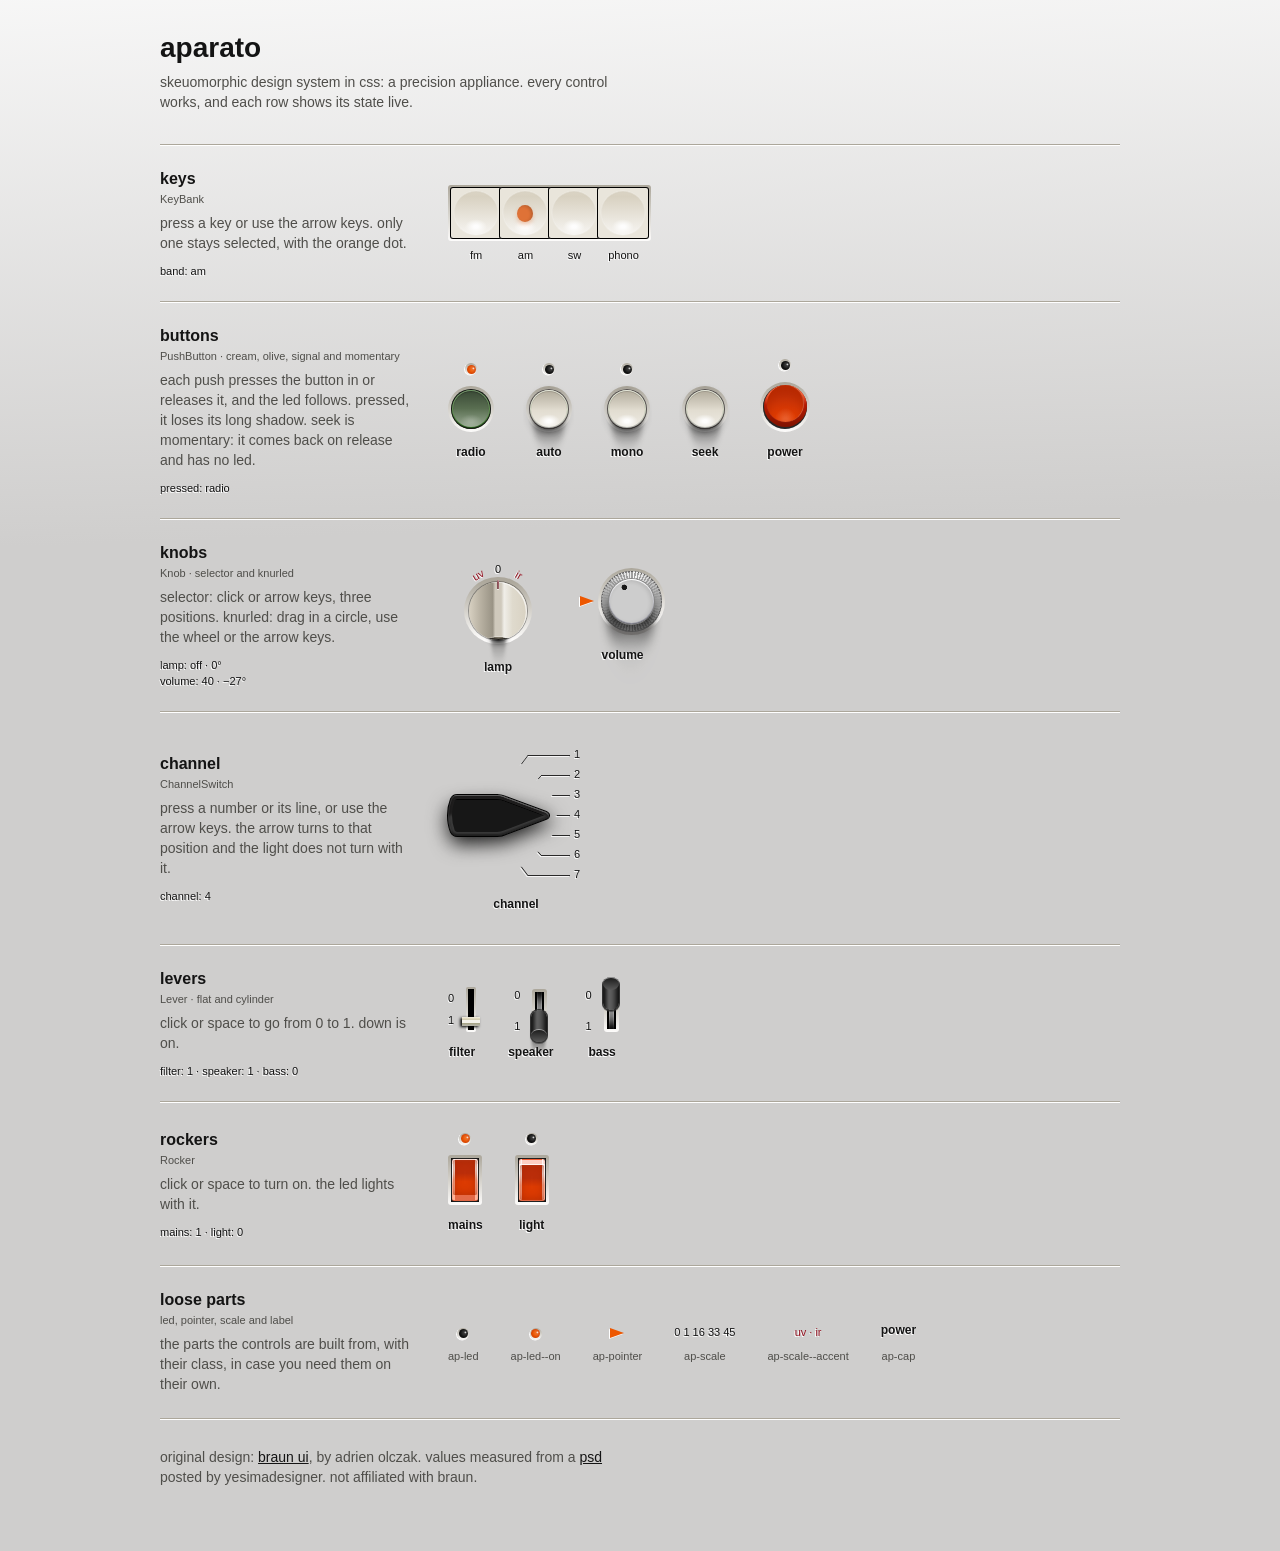
<file: index.html>
<!doctype html>
<html lang="en">
<head>
<meta charset="utf-8">
<meta name="viewport" content="width=device-width, initial-scale=1, viewport-fit=cover">
<title>Aparato</title>
<link rel="stylesheet" href="system/tokens.css">
<link rel="stylesheet" href="system/components/bundle.css">
<style>
  /* one row per component: name, usage and state on the left; the live control on the right, on the panel.
     Colours, type and spacing: the Aparato tokens (tokens.css), a single light theme. */
  .page { max-width: 60rem; margin: 0 auto; padding-block: var(--space-8) 64px;
    padding-left: max(16px, env(safe-area-inset-left, 0px)); padding-right: max(16px, env(safe-area-inset-right, 0px)); }
  .top { display: grid; gap: var(--space-2); padding-bottom: var(--space-8); }
  h1 { margin: 0; font: 600 28px/32px var(--font-sans); text-wrap: balance; }
  h2 { margin: 0; font: 600 16px/20px var(--font-sans); }
  .top p, .hint { margin: 0; max-width: 60ch; color: var(--ink-muted); }
  a { color: var(--ink); }
  a:hover { color: var(--signal-ink); }
  /* panel grooves: a shadow line with the white highlight below it */
  .bench { border-bottom: 1px solid var(--frame); box-shadow: 0 1px 0 var(--ground-hi); }
  .row { display: grid; grid-template-columns: 16rem minmax(0, 1fr); align-items: center; gap: var(--space-4) var(--space-8); padding-block: var(--space-6);
    border-top: 1px solid var(--frame); box-shadow: inset 0 1px 0 var(--ground-hi); }
  .about { display: grid; gap: var(--space-1); min-width: 0; }
  .tag { margin: 0; font: 500 11px/12px var(--font-sans); color: var(--ink-muted); }
  .hint { margin-top: var(--space-1); }
  .read { display: grid; gap: var(--space-1); margin-top: var(--space-2); font-variant-numeric: tabular-nums; }
  .row > .ap-stage { padding: var(--space-2) 0; }
  @media (max-width: 40rem) { .row { grid-template-columns: minmax(0, 1fr); } }
  .credits { padding-top: var(--space-6); }
</style>
</head>
<body>

<div class="page">
  <header class="top">
    <h1>aparato</h1>
    <p>skeuomorphic design system in css: a precision appliance. every control works, and each row shows its state live.</p>
  </header>

  <main class="bench">
    <section class="row" aria-labelledby="h-keys">
      <div class="about">
        <h2 id="h-keys">keys</h2>
        <p class="tag">KeyBank</p>
        <p class="hint">press a key or use the arrow keys. only one stays selected, with the orange dot.</p>
        <div class="read"><output id="o-keys" class="ap-scale">band: am</output></div>
      </div>
      <div class="ap-stage">
        <div class="ap-bank">
          <div class="ap-keys" role="radiogroup" aria-label="band">
            <label class="ap-key"><input type="radio" name="band" id="k-fm" aria-label="fm"><span></span></label>
            <label class="ap-key"><input type="radio" name="band" id="k-am" aria-label="am" checked><span></span></label>
            <label class="ap-key"><input type="radio" name="band" id="k-sw" aria-label="short wave"><span></span></label>
            <label class="ap-key"><input type="radio" name="band" id="k-phono" aria-label="phono"><span></span></label>
          </div>
          <div class="ap-key-caps ap-scale" aria-hidden="true"><span>fm</span><span>am</span><span>sw</span><span>phono</span></div>
        </div>
      </div>
    </section>

    <section class="row" aria-labelledby="h-buttons">
      <div class="about">
        <h2 id="h-buttons">buttons</h2>
        <p class="tag">PushButton · cream, olive, signal and momentary</p>
        <p class="hint">each push presses the button in or releases it, and the led follows. pressed, it loses its long shadow. seek is momentary: it comes back on release and has no led.</p>
        <div class="read"><output id="o-buttons" class="ap-scale">pressed: radio</output></div>
      </div>
      <div class="ap-stage">
        <div class="ap-ctl"><span class="ap-led"></span><button class="ap-push ap-push--olive" id="b-radio" aria-pressed="true" aria-label="radio"></button><span class="ap-cap">radio</span></div>
        <div class="ap-ctl"><span class="ap-led"></span><button class="ap-push" id="b-auto" aria-pressed="false" aria-label="auto"></button><span class="ap-cap">auto</span></div>
        <div class="ap-ctl"><span class="ap-led"></span><button class="ap-push" id="b-mono" aria-pressed="false" aria-label="mono"></button><span class="ap-cap">mono</span></div>
        <div class="ap-ctl"><button class="ap-push" id="b-seek" aria-label="seek"></button><span class="ap-cap">seek</span></div>
        <div class="ap-ctl"><span class="ap-led"></span><button class="ap-push ap-push--signal" id="b-power" aria-pressed="false" aria-label="power"></button><span class="ap-cap">power</span></div>
      </div>
    </section>

    <section class="row" aria-labelledby="h-knobs">
      <div class="about">
        <h2 id="h-knobs">knobs</h2>
        <p class="tag">Knob · selector and knurled</p>
        <p class="hint">selector: click or arrow keys, three positions. knurled: drag in a circle, use the wheel or the arrow keys.</p>
        <div class="read">
          <output id="o-lamp" class="ap-scale">lamp: off · 0°</output>
          <output id="o-volume" class="ap-scale">volume: 40 · −27°</output>
        </div>
      </div>
      <div class="ap-stage" style="align-items: center">
        <div class="ap-ctl">
          <div class="ap-dial">
            <span class="ap-scale ap-scale--accent" style="left: 29.5px; top: 19.5px; transform: translate(-50%, -50%) rotate(-30deg)">uv</span>
            <span class="ap-scale" style="left: 50px; top: 14px; transform: translate(-50%, -50%)">0</span>
            <span class="ap-scale ap-scale--accent" style="left: 70.5px; top: 19.5px; transform: translate(-50%, -50%) rotate(30deg)">ir</span>
            <button class="ap-knob" id="k-lamp" role="slider" aria-label="lamp" aria-valuemin="0" aria-valuemax="2" aria-valuenow="1" aria-valuetext="off" data-labels="uv off ir"></button>
          </div>
          <span class="ap-cap">lamp</span>
        </div>
        <div class="ap-ctl">
          <div class="ap-knurl-wrap">
            <span class="ap-pointer" aria-hidden="true"></span>
            <div class="ap-knurl" id="k-volume" tabindex="0" role="slider" aria-label="volume" aria-valuemin="0" aria-valuemax="100" aria-valuenow="40"></div>
          </div>
          <span class="ap-cap">volume</span>
        </div>
      </div>
    </section>

    <section class="row" aria-labelledby="h-channel">
      <div class="about">
        <h2 id="h-channel">channel</h2>
        <p class="tag">ChannelSwitch</p>
        <p class="hint">press a number or its line, or use the arrow keys. the arrow turns to that position and the light does not turn with it.</p>
        <div class="read"><output id="o-channel" class="ap-scale">channel: 4</output></div>
      </div>
      <div class="ap-stage">
        <div class="ap-ctl">
          <div class="ap-chan" role="radiogroup" aria-label="channel">
            <span class="ap-chan-arrow" aria-hidden="true"></span>
            <label class="ap-chan-step"><input type="radio" name="channel" value="1"><span class="ap-scale">1</span></label>
            <label class="ap-chan-step"><input type="radio" name="channel" value="2"><span class="ap-scale">2</span></label>
            <label class="ap-chan-step"><input type="radio" name="channel" value="3"><span class="ap-scale">3</span></label>
            <label class="ap-chan-step"><input type="radio" name="channel" value="4" checked><span class="ap-scale">4</span></label>
            <label class="ap-chan-step"><input type="radio" name="channel" value="5"><span class="ap-scale">5</span></label>
            <label class="ap-chan-step"><input type="radio" name="channel" value="6"><span class="ap-scale">6</span></label>
            <label class="ap-chan-step"><input type="radio" name="channel" value="7"><span class="ap-scale">7</span></label>
          </div>
          <span class="ap-cap">channel</span>
        </div>
      </div>
    </section>

    <section class="row" aria-labelledby="h-levers">
      <div class="about">
        <h2 id="h-levers">levers</h2>
        <p class="tag">Lever · flat and cylinder</p>
        <p class="hint">click or space to go from 0 to 1. down is on.</p>
        <div class="read"><output id="o-levers" class="ap-scale">filter: 1 · speaker: 1 · bass: 0</output></div>
      </div>
      <div class="ap-stage">
        <div class="ap-ctl">
          <div class="ap-lever-ctl"><span class="ap-scale">0</span><span class="ap-scale">1</span><input type="checkbox" class="ap-lever" id="p-filter" role="switch" aria-label="filter" checked></div>
          <span class="ap-cap">filter</span>
        </div>
        <div class="ap-ctl">
          <div class="ap-lever-ctl"><span class="ap-scale">0</span><span class="ap-scale">1</span><input type="checkbox" class="ap-lever ap-lever--bat" id="p-speaker" role="switch" aria-label="speaker" checked></div>
          <span class="ap-cap">speaker</span>
        </div>
        <div class="ap-ctl">
          <div class="ap-lever-ctl"><span class="ap-scale">0</span><span class="ap-scale">1</span><input type="checkbox" class="ap-lever ap-lever--bat" id="p-bass" role="switch" aria-label="bass"></div>
          <span class="ap-cap">bass</span>
        </div>
      </div>
    </section>

    <section class="row" aria-labelledby="h-rockers">
      <div class="about">
        <h2 id="h-rockers">rockers</h2>
        <p class="tag">Rocker</p>
        <p class="hint">click or space to turn on. the led lights with it.</p>
        <div class="read"><output id="o-rockers" class="ap-scale">mains: 1 · light: 0</output></div>
      </div>
      <div class="ap-stage">
        <div class="ap-ctl"><span class="ap-led"></span><input type="checkbox" class="ap-rocker" id="s-mains" role="switch" aria-label="mains" checked><span class="ap-cap">mains</span></div>
        <div class="ap-ctl"><span class="ap-led"></span><input type="checkbox" class="ap-rocker" id="s-light" role="switch" aria-label="light"><span class="ap-cap">light</span></div>
      </div>
    </section>

    <section class="row" aria-labelledby="h-parts">
      <div class="about">
        <h2 id="h-parts">loose parts</h2>
        <p class="tag">led, pointer, scale and label</p>
        <p class="hint">the parts the controls are built from, with their class, in case you need them on their own.</p>
      </div>
      <div class="ap-stage">
        <div class="ap-ctl"><span class="ap-led"></span><span class="tag">ap-led</span></div>
        <div class="ap-ctl"><span class="ap-led ap-led--on"></span><span class="tag">ap-led--on</span></div>
        <div class="ap-ctl"><span class="ap-pointer"></span><span class="tag">ap-pointer</span></div>
        <div class="ap-ctl"><span class="ap-scale">0  1  16  33  45</span><span class="tag">ap-scale</span></div>
        <div class="ap-ctl"><span class="ap-scale ap-scale--accent">uv · ir</span><span class="tag">ap-scale--accent</span></div>
        <div class="ap-ctl"><span class="ap-cap">power</span><span class="tag">ap-cap</span></div>
      </div>
    </section>
  </main>
  <footer class="credits">
    <p class="hint">original design: <a href="https://dribbble.com/shots/597337-Braun-UI">braun ui</a>, by adrien olczak. values measured from a <a href="https://www.deviantart.com/yesimadesigner/art/Free-Website-UI-.PSD-425937630">psd</a> posted by yesimadesigner. not affiliated with braun.</p>
  </footer>
</div>

<script src="system/components/bundle.js"></script>
<script>
  // button and knob behaviour lives in bundle.js; here the state is only read
  var $ = function (s) { return document.querySelector(s); };
  var deg = function (n) { return String(n).replace('-', '−') + '°'; };

  function onoff(ids) {
    return ids.map(function (id) { var el = $('#' + id); return el.getAttribute('aria-label') + ': ' + (el.checked ? 1 : 0); }).join(' · ');
  }
  function read() {
    var sel = $('#k-lamp'), v = +$('#k-volume').getAttribute('aria-valuenow');
    $('#o-keys').textContent = 'band: ' + $('input[name="band"]:checked').getAttribute('aria-label');
    var down = [].filter.call(document.querySelectorAll('.ap-push'), function (b) { return b.getAttribute('aria-pressed') === 'true'; });
    $('#o-buttons').textContent = 'pressed: ' + (down.map(function (b) { return b.getAttribute('aria-label'); }).join(', ') || 'none');
    $('#o-lamp').textContent = 'lamp: ' + sel.getAttribute('aria-valuetext') + ' · ' + deg((sel.getAttribute('aria-valuenow') - 1) * 30);
    $('#o-volume').textContent = 'volume: ' + v + ' · ' + deg(Math.round(v * 2.7 - 135));
    $('#o-channel').textContent = 'channel: ' + $('input[name="channel"]:checked').value;
    $('#o-levers').textContent = onoff(['p-filter', 'p-speaker', 'p-bass']);
    $('#o-rockers').textContent = onoff(['s-mains', 's-light']);
  }

  document.addEventListener('change', read);
  read();
</script>
</body>
</html>
</file>
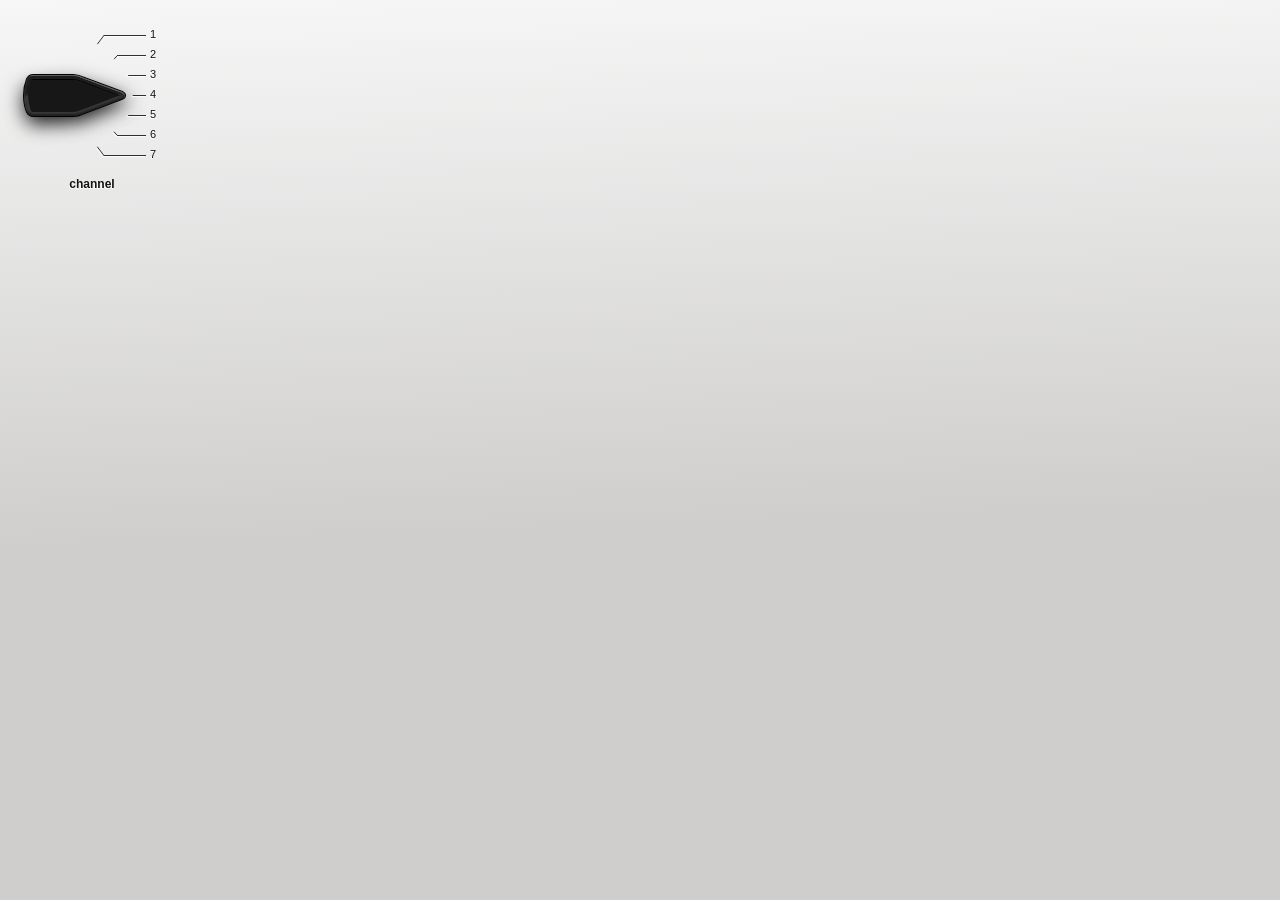
<file: system/components/ChannelSwitch/preview.html>
<!doctype html>
<html lang="en">
<head><meta charset="utf-8"><title>ChannelSwitch</title><link rel="stylesheet" href="../../tokens.css"><link rel="stylesheet" href="../bundle.css"></head>
<body>
<div class="ap-stage">
  <div class="ap-ctl">
    <div class="ap-chan" role="radiogroup" aria-label="channel">
      <span class="ap-chan-arrow" aria-hidden="true"></span>
      <label class="ap-chan-step"><input type="radio" name="channel" value="1"><span class="ap-scale">1</span></label>
      <label class="ap-chan-step"><input type="radio" name="channel" value="2"><span class="ap-scale">2</span></label>
      <label class="ap-chan-step"><input type="radio" name="channel" value="3"><span class="ap-scale">3</span></label>
      <label class="ap-chan-step"><input type="radio" name="channel" value="4" checked><span class="ap-scale">4</span></label>
      <label class="ap-chan-step"><input type="radio" name="channel" value="5"><span class="ap-scale">5</span></label>
      <label class="ap-chan-step"><input type="radio" name="channel" value="6"><span class="ap-scale">6</span></label>
      <label class="ap-chan-step"><input type="radio" name="channel" value="7"><span class="ap-scale">7</span></label>
    </div>
    <span class="ap-cap">channel</span>
  </div>
</div>
</body>
</html>
</file>
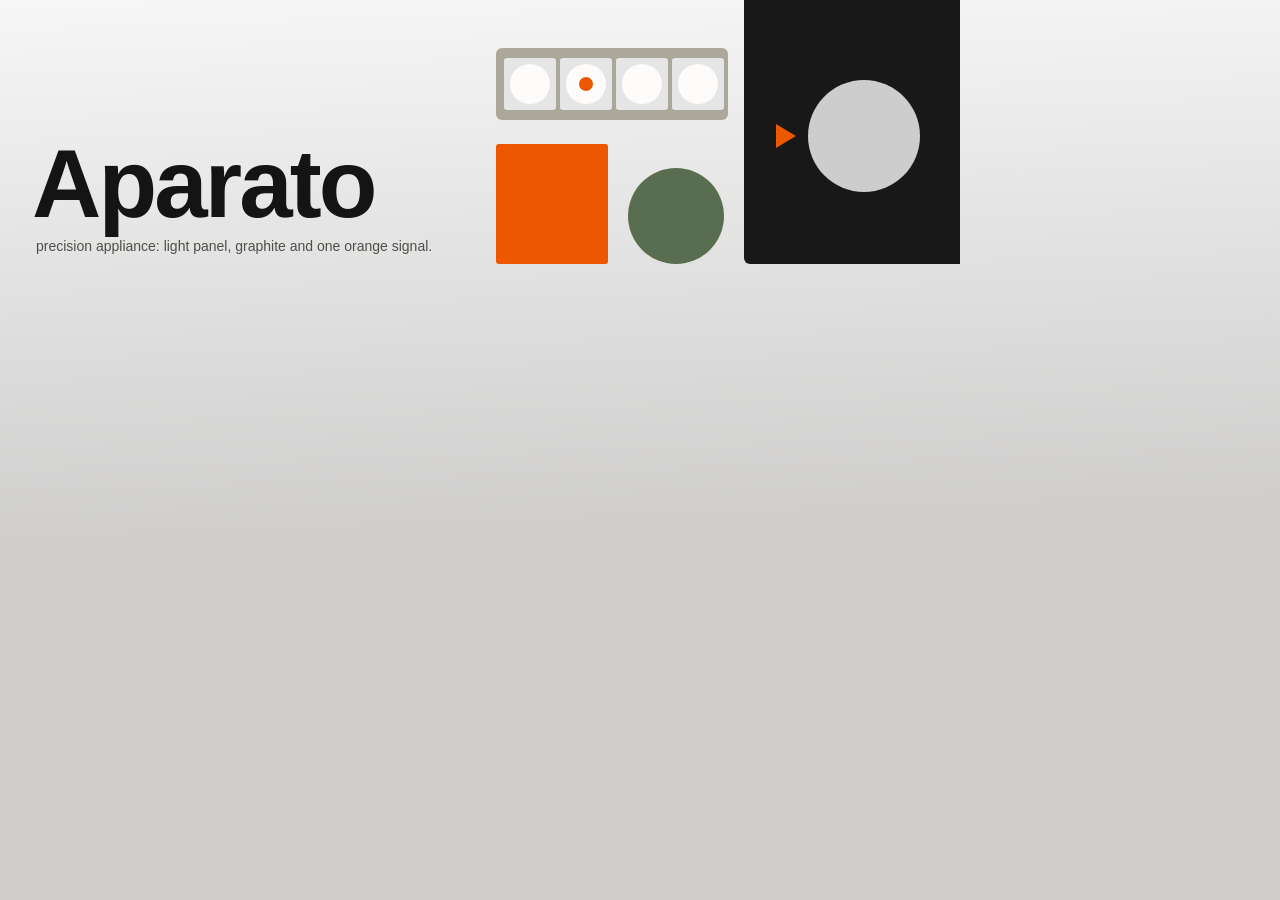
<file: system/components/Cover/preview.html>
<!doctype html>
<html lang="en">
<head>
<meta charset="utf-8">
<title>Aparato</title>
<style>
  html, body { margin: 0; height: 100%; }
  body { background: var(--ground); color: var(--ink); overflow: hidden; }
  .cover { position: relative; height: 288px; overflow: hidden; }
  .art { position: absolute; top: 0; left: 480px; width: 480px; height: 288px; overflow: hidden; }
  .art svg { display: block; width: 480px; height: 288px; }
  .frame { fill: var(--frame); }
  .cut { fill: var(--ground); }
  .dish { fill: var(--frame-hi); }
  .signal { fill: var(--signal); }
  .olive { fill: var(--olive); }
  .graphite { fill: var(--graphite); }
  .alu { fill: var(--alu); }
  .sm { rx: var(--radius-sm); }
  .xs { rx: var(--radius-xs); }
  .words { position: absolute; left: var(--space-8); bottom: var(--space-8); max-width: 440px; }
  .name { margin: 0; font: 600 96px/.92 var(--font-sans); letter-spacing: -.03em; color: var(--ink); }
  .tag { margin: var(--space-2) 0 0 4px; font: 400 14px/20px var(--font-sans); color: var(--ink-muted); }
</style>
<link rel="stylesheet" href="../../tokens.css"><link rel="stylesheet" href="../bundle.css">
</head>
<body>
<div class="cover">
<div class="art" aria-hidden="true">
<svg viewBox="0 0 480 288" width="480" height="288">
<!--
  blocks      frame 232×72 (the key bank) · signal 112×120 (the rocker, the one signal) · olive disc r48 (the main push button) · graphite 240×280 bled off the top and right (lever and slot black) — ≈38% of 960×288
  arrangement a modular panel: key bank over rocker and button on the left, one dark slab right; bottoms on one line space-6 above the edge; space-4 gutters
  pattern     tiles, from the square keys and their dishes: four ground-coloured squares cut into the frame at a 56px pitch, each with a lit dish, one signal dot; on the slab, the knurled knob as an alu disc with its signal pointer
  scales      sides in space-2 multiples; gutters space-4; key pitch 56 (key 52 + 4, on the space grid); dish r20 (44/50 of the key, as KeyBank); corners radius-xs on keys and rocker, radius-sm on frame and slab
-->
<rect class="frame sm" x="16" y="48" width="232" height="72" rx="6"/>
<rect class="cut xs" x="24" y="58" width="52" height="52" rx="3"/>
<rect class="cut xs" x="80" y="58" width="52" height="52" rx="3"/>
<rect class="cut xs" x="136" y="58" width="52" height="52" rx="3"/>
<rect class="cut xs" x="192" y="58" width="52" height="52" rx="3"/>
<circle class="dish" cx="50" cy="84" r="20"/>
<circle class="dish" cx="106" cy="84" r="20"/>
<circle class="dish" cx="162" cy="84" r="20"/>
<circle class="dish" cx="218" cy="84" r="20"/>
<circle class="signal" cx="106" cy="84" r="7"/>
<rect class="signal xs" x="16" y="144" width="112" height="120" rx="3"/>
<circle class="olive" cx="196" cy="216" r="48"/>
<rect class="graphite sm" x="264" y="-16" width="232" height="280" rx="6"/>
<polygon class="signal" points="296,124 316,136 296,148"/>
<circle class="alu" cx="384" cy="136" r="56"/>
</svg>
</div>
<div class="words">
  <h1 class="name">Aparato</h1>
  <p class="tag">precision appliance: light panel, graphite and one orange signal.</p>
</div>
</div>
</body>
</html>
</file>
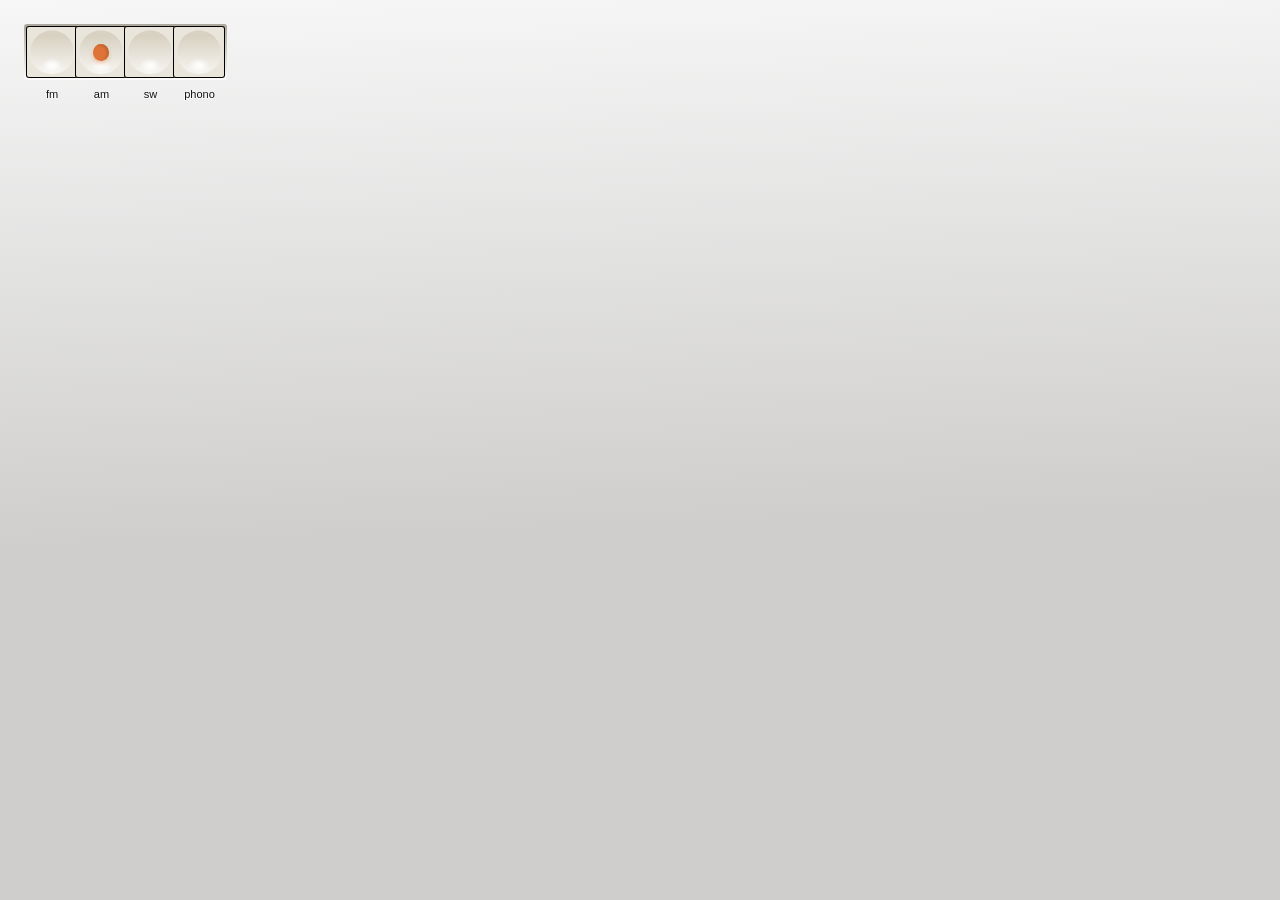
<file: system/components/KeyBank/preview.html>
<!doctype html>
<html lang="en">
<head><meta charset="utf-8"><title>KeyBank</title><link rel="stylesheet" href="../../tokens.css"><link rel="stylesheet" href="../bundle.css"></head>
<body>
<div class="ap-stage">
  <div class="ap-bank">
    <div class="ap-keys" role="radiogroup" aria-label="band">
      <label class="ap-key"><input type="radio" name="band" aria-label="fm"><span></span></label>
      <label class="ap-key"><input type="radio" name="band" aria-label="am" checked><span></span></label>
      <label class="ap-key"><input type="radio" name="band" aria-label="short wave"><span></span></label>
      <label class="ap-key"><input type="radio" name="band" aria-label="phono"><span></span></label>
    </div>
    <div class="ap-key-caps ap-scale" aria-hidden="true"><span>fm</span><span>am</span><span>sw</span><span>phono</span></div>
  </div>
</div>
</body>
</html>
</file>
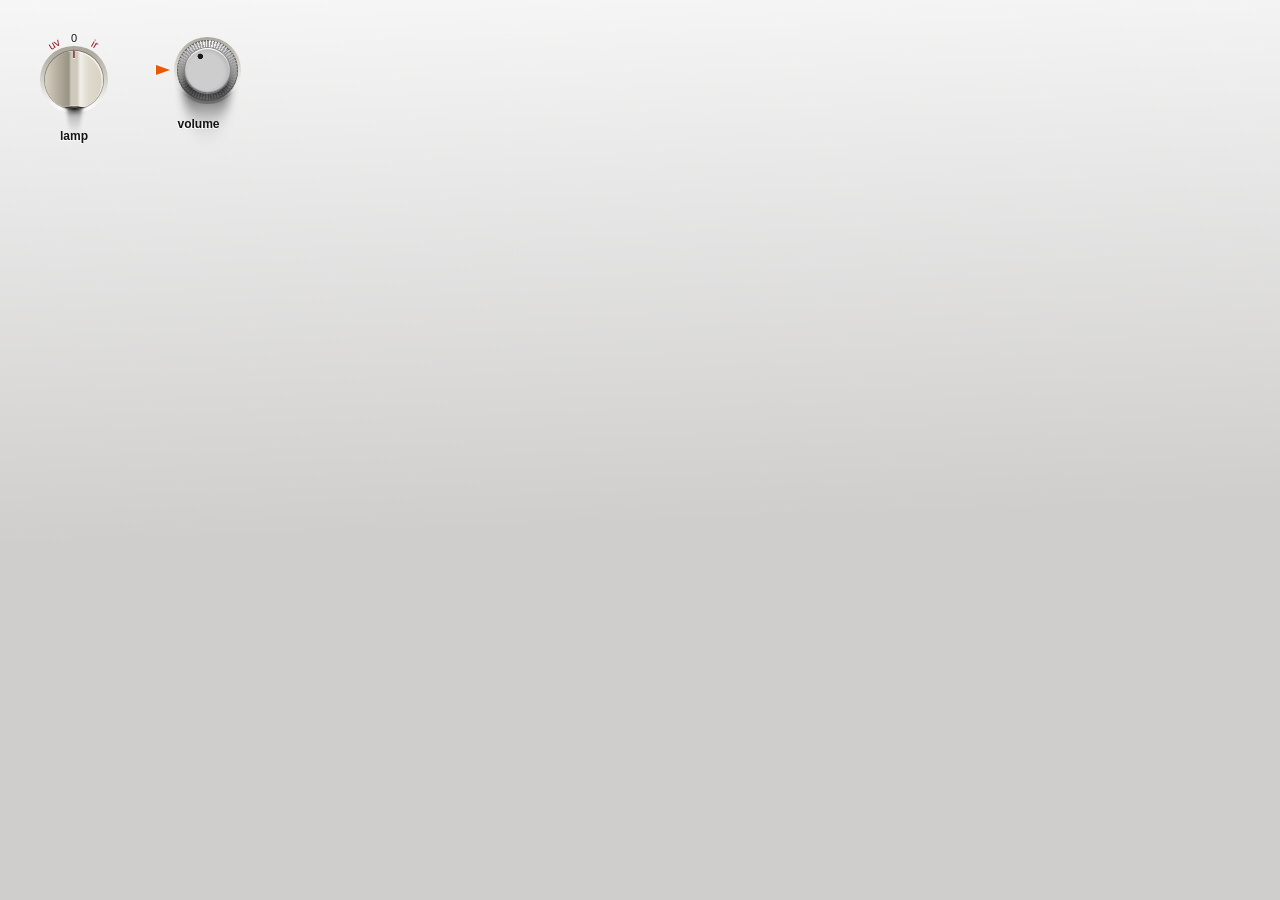
<file: system/components/Knob/preview.html>
<!doctype html>
<html lang="en">
<head><meta charset="utf-8"><title>Knob</title><link rel="stylesheet" href="../../tokens.css"><link rel="stylesheet" href="../bundle.css"></head>
<body>
<div class="ap-stage" style="align-items: center">
  <div class="ap-ctl">
    <div class="ap-dial">
      <span class="ap-scale ap-scale--accent" style="left: 29.5px; top: 19.5px; transform: translate(-50%, -50%) rotate(-30deg)">uv</span>
      <span class="ap-scale" style="left: 50px; top: 14px; transform: translate(-50%, -50%)">0</span>
      <span class="ap-scale ap-scale--accent" style="left: 70.5px; top: 19.5px; transform: translate(-50%, -50%) rotate(30deg)">ir</span>
      <button class="ap-knob" role="slider" aria-label="lamp" aria-valuemin="0" aria-valuemax="2" aria-valuenow="1" aria-valuetext="off" data-labels="uv off ir"></button>
    </div>
    <span class="ap-cap">lamp</span>
  </div>
  <div class="ap-ctl">
    <div class="ap-knurl-wrap">
      <span class="ap-pointer" aria-hidden="true"></span>
      <div class="ap-knurl" tabindex="0" role="slider" aria-label="volume" aria-valuemin="0" aria-valuemax="100" aria-valuenow="40"></div>
    </div>
    <span class="ap-cap">volume</span>
  </div>
</div>
<script src="../bundle.js"></script>
</body>
</html>
</file>
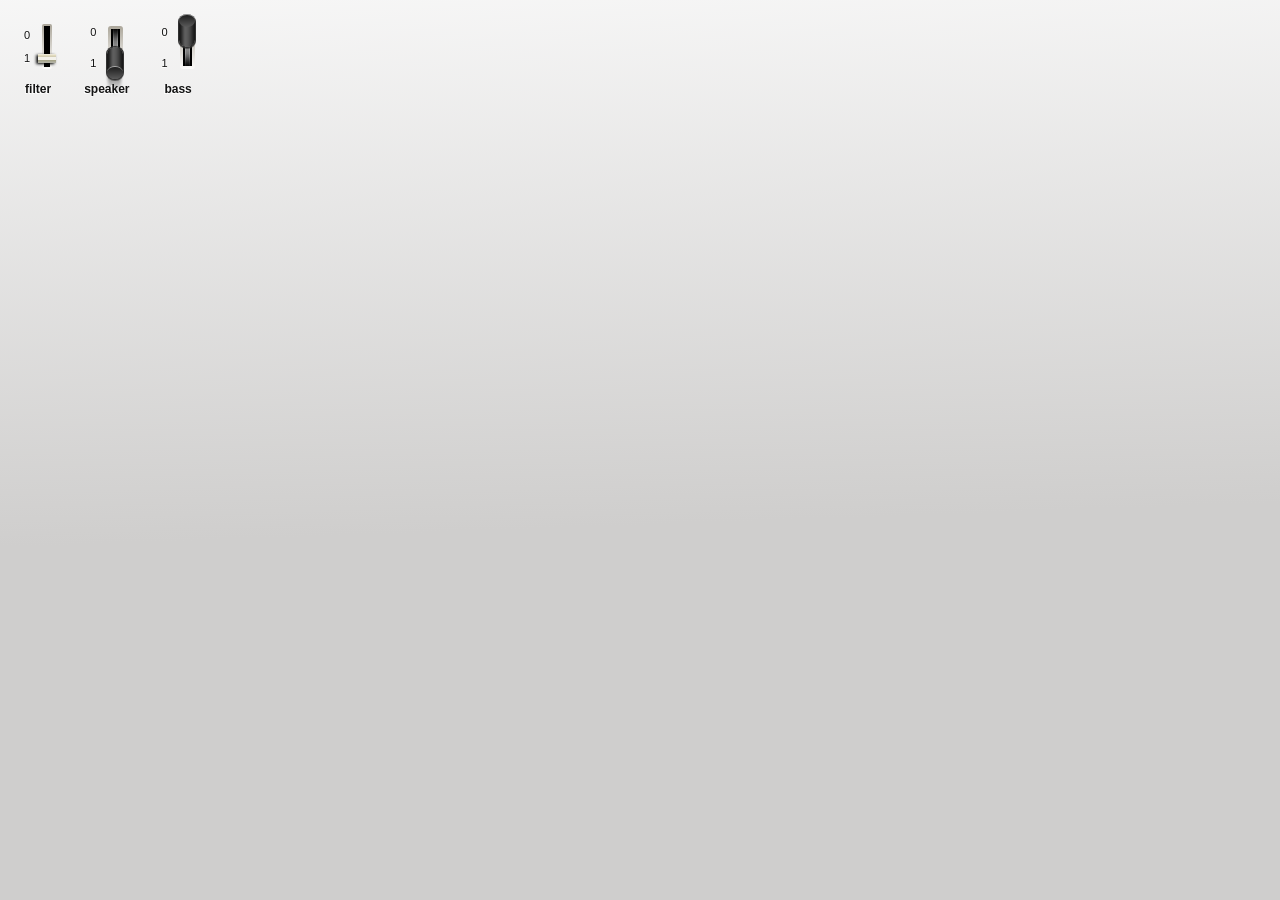
<file: system/components/Lever/preview.html>
<!doctype html>
<html lang="en">
<head><meta charset="utf-8"><title>Lever</title><link rel="stylesheet" href="../../tokens.css"><link rel="stylesheet" href="../bundle.css"></head>
<body>
<div class="ap-stage">
  <div class="ap-ctl">
    <div class="ap-lever-ctl"><span class="ap-scale">0</span><span class="ap-scale">1</span><input type="checkbox" class="ap-lever" role="switch" aria-label="filter" checked></div>
    <span class="ap-cap">filter</span>
  </div>
  <div class="ap-ctl">
    <div class="ap-lever-ctl"><span class="ap-scale">0</span><span class="ap-scale">1</span><input type="checkbox" class="ap-lever ap-lever--bat" role="switch" aria-label="speaker" checked></div>
    <span class="ap-cap">speaker</span>
  </div>
  <div class="ap-ctl">
    <div class="ap-lever-ctl"><span class="ap-scale">0</span><span class="ap-scale">1</span><input type="checkbox" class="ap-lever ap-lever--bat" role="switch" aria-label="bass"></div>
    <span class="ap-cap">bass</span>
  </div>
</div>
</body>
</html>
</file>
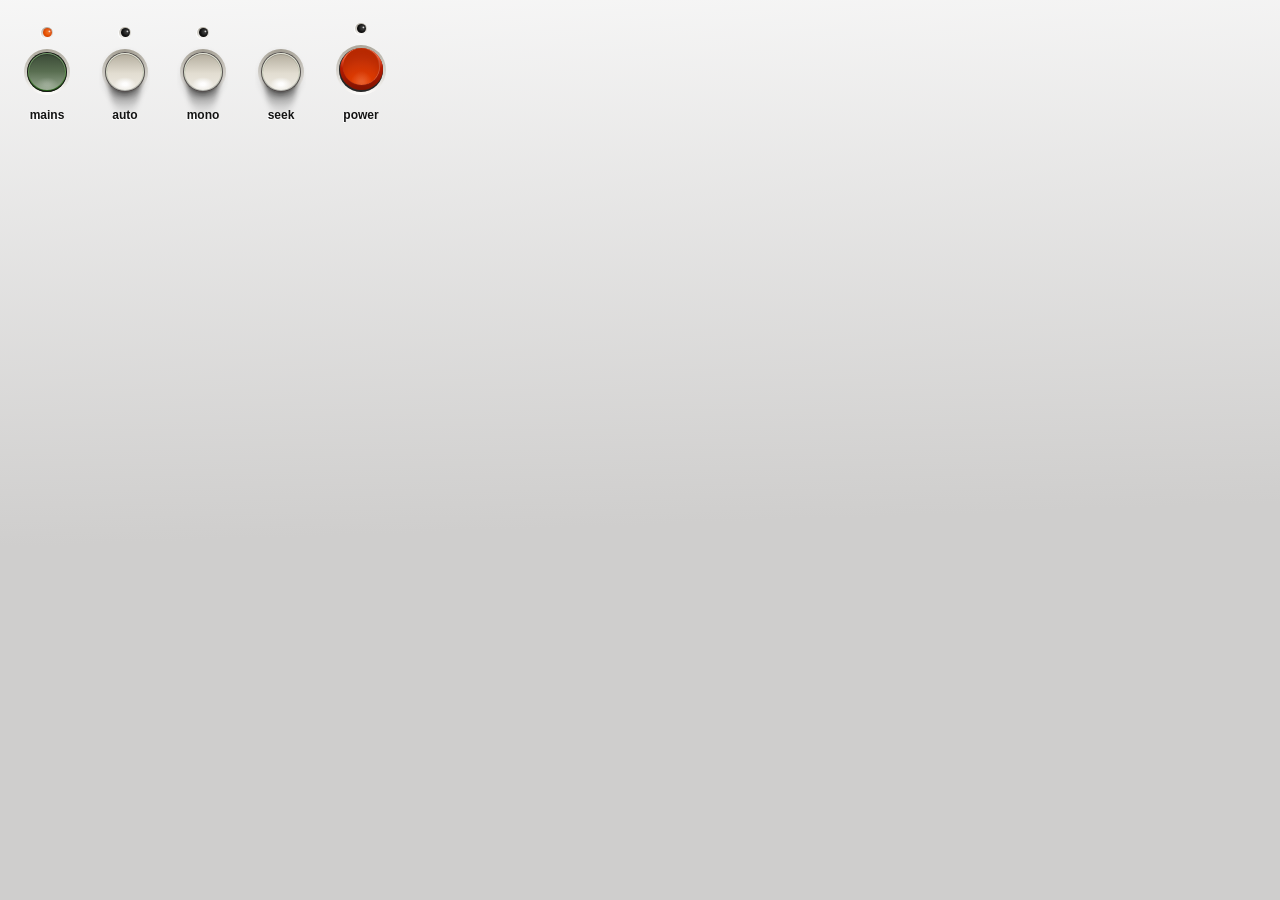
<file: system/components/PushButton/preview.html>
<!doctype html>
<html lang="en">
<head><meta charset="utf-8"><title>PushButton</title><link rel="stylesheet" href="../../tokens.css"><link rel="stylesheet" href="../bundle.css"></head>
<body>
<div class="ap-stage">
  <div class="ap-ctl"><span class="ap-led"></span><button class="ap-push ap-push--olive" aria-pressed="true" aria-label="mains"></button><span class="ap-cap">mains</span></div>
  <div class="ap-ctl"><span class="ap-led"></span><button class="ap-push" aria-pressed="false" aria-label="auto"></button><span class="ap-cap">auto</span></div>
  <div class="ap-ctl"><span class="ap-led"></span><button class="ap-push" aria-pressed="false" aria-label="mono"></button><span class="ap-cap">mono</span></div>
  <div class="ap-ctl"><button class="ap-push" aria-label="seek"></button><span class="ap-cap">seek</span></div>
  <div class="ap-ctl"><span class="ap-led"></span><button class="ap-push ap-push--signal" aria-pressed="false" aria-label="power"></button><span class="ap-cap">power</span></div>
</div>
<script src="../bundle.js"></script>
</body>
</html>
</file>
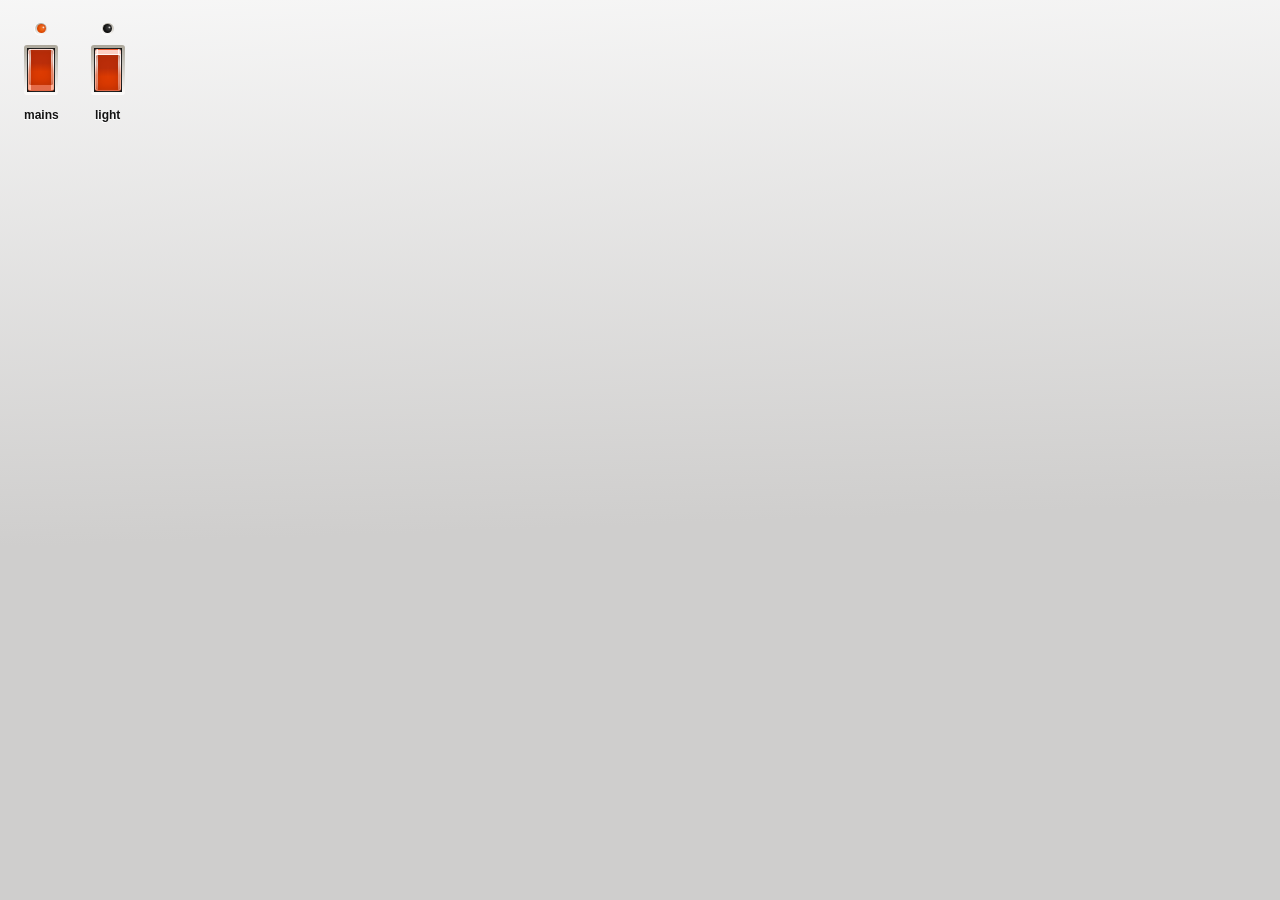
<file: system/components/Rocker/preview.html>
<!doctype html>
<html lang="en">
<head><meta charset="utf-8"><title>Rocker</title><link rel="stylesheet" href="../../tokens.css"><link rel="stylesheet" href="../bundle.css"></head>
<body>
<div class="ap-stage">
  <div class="ap-ctl"><span class="ap-led"></span><input type="checkbox" class="ap-rocker" role="switch" aria-label="mains" checked><span class="ap-cap">mains</span></div>
  <div class="ap-ctl"><span class="ap-led"></span><input type="checkbox" class="ap-rocker" role="switch" aria-label="light"><span class="ap-cap">light</span></div>
</div>
</body>
</html>
</file>
<file: system/tokens.css>
/* Aparato — variables from tokens.json (version 2) */
:root, [data-theme="light"] {
  --ground-hi: #ffffff;
  --ground: #e6e5e5;
  --ground-shade: #cfcecd;
  --frame: #aca79b;
  --frame-hi: #fdfcfb;
  --hollow: #877e7e;
  --hollow-dark: #4d4d4d;
  --hollow-deep: #424242;
  --cream: #f4f2ed;
  --cream-shade: #e2ddd1;
  --cream-deep: #9f9887;
  --key: #e9e5db;
  --key-face: #d8d1c1;
  --graphite: #181818;
  --graphite-hi: #5e5e5e;
  --alu: #cdcdcd;
  --alu-shade: #9f9f9f;
  --alu-edge: #858585;
  --ink: #141414;
  --ink-muted: #4f4e4a;
  --signal: #ed5700;
  --signal-hi: #f96037;
  --signal-deep: #bb2e0a;
  --signal-glow: #ffb398;
  --signal-ink: #931422;
  --dot: #df7237;
  --olive: #596e51;
  --olive-deep: #2b3829;
  --olive-hi: #b6c5b0;
  --focus: var(--ink);
  --emboss: -0.87px 0.5px 0 #ffffff;
  --hole: inset 0 0 14px #000000;
  --pressed: inset 0 1px 5px #000000;
  --handle: -1.73px 1px 3px #000000;
  --well: inset 0 2px 3px rgba(0,0,0,0.35), 0 1px 0 #ffffff;
}
:root {
  --space-1: 4px;
  --space-2: 8px;
  --space-3: 12px;
  --space-4: 16px;
  --space-6: 24px;
  --space-8: 32px;
  --radius-xs: 3px;
  --radius-sm: 6px;
  --radius-round: 999px;
  --font-sans: "Helvetica Neue", Helvetica, Arial, sans-serif;
}
</file>
<file: system/components/bundle.css>
/* Aparato. Values taken from the layer effects of the reference PSD, at 1x size.
   Global light at 30° (top right). Long shadows are painted and fall straight down. */
:root {
  --ring: linear-gradient(var(--frame), var(--frame-hi));                       /* outer gradient stroke of each recess */
  --ring-knob: linear-gradient(var(--frame), var(--frame-hi) 80%, #8f8984);
  --rail: linear-gradient(#fff 27.5%, var(--signal-glow) 58.75%);               /* pink rims of the rocker */
}

body { margin: 0; min-height: 100vh; font: 400 14px/20px var(--font-sans); color: var(--ink);
  background: linear-gradient(178deg, var(--ground-hi) -115px, var(--ground-shade) 547px); }
.ap-stage { display: flex; flex-wrap: wrap; align-items: flex-end; gap: var(--space-8); padding: var(--space-6); }
.ap-cap { font: 600 12px/16px var(--font-sans); color: var(--ink); text-shadow: var(--emboss); }
.ap-scale { font: 500 11px/12px var(--font-sans); color: var(--ink); text-shadow: var(--emboss); }
.ap-scale--accent { color: var(--signal-ink); }
:focus-visible { outline: 2px solid var(--focus); outline-offset: 3px; }
/* ponytail: the PSD only draws a flat 6.5px disc, on. The 1.5px collar, the highlight, the inner shadow and the dark off state are not in the reference.
   The box stays at 9px and appears as 12px. The collar has z-index: -1, so the LED always goes inside .ap-ctl. When turning on, only the color and the shadow change: changing the image would skip the Rocker's 50 ms */
.ap-led { position: relative; width: 9px; height: 9px; border-radius: 50%;
  background: radial-gradient(circle 1.4px at 6.45px 3.38px, rgb(255 255 255 / .95), rgb(255 255 255 / 0)),
    radial-gradient(circle 5px at 6.45px 3.38px, rgb(255 255 255 / .22), rgb(255 255 255 / 0)), var(--graphite);
  box-shadow: inset 0 0 3px #000; }
.ap-led::before { content: ""; position: absolute; inset: -1.5px; z-index: -1; border-radius: 50%; background: var(--ring); box-shadow: var(--emboss); }
.ap-led--on, .ap-ctl:has([aria-pressed="true"]) .ap-led, .ap-ctl:has(.ap-rocker:checked) .ap-led { background-color: var(--signal); box-shadow: inset 0 0 3px var(--signal-deep); }
/* isolation: long shadows stay inside the control; the label goes above them */
.ap-ctl { position: relative; isolation: isolate; display: inline-grid; justify-items: center; gap: var(--space-3); }
.ap-ctl > .ap-cap { position: relative; }

/* PushButton: 3px ring, 40px rim and 36px concave face with a reflection at the bottom (vmsk path of the PSD, not the layer rectangle) */
.ap-push { --face: linear-gradient(var(--cream-deep) -25%, var(--cream-shade) 54.5%, var(--cream) 125%);
  --rim: linear-gradient(#e6e9d7 -12.5%, #c2c9af 52.5%, #878787 112.5%);
  --face-line: inset 0 1px 0 rgb(0 0 0 / .15); --edge: rgb(255 255 255 / .27); --rim-line: #565050; --glint: .95;
  --cast: 1;
  position: relative; width: 46px; height: 46px; box-sizing: border-box; padding: 0; border: 3px solid transparent; border-radius: 50%; cursor: pointer;
  background: var(--rim) padding-box, var(--ring) border-box;
  box-shadow: inset 0 0 0 1px var(--rim-line); }
.ap-push::before { content: ""; position: absolute; inset: 2px; border-radius: 50%;
  background: radial-gradient(11px 7px at 50% 84%, rgb(255 255 255 / var(--glint)) 20%, rgb(255 255 255 / 0)), var(--face);
  box-shadow: var(--face-line), 0 0 0 1px var(--edge); }
/* painted shadow of the PSD: halo (Shape 31) + long shape (2× Shape 4), stacked with mask-composite.
   It passes over the ring; the clip leaves the 40px rim free (20px circle). The halo sits 0.5px to the left and 4.5px down. */
.ap-push::after { content: ""; position: absolute; left: -6px; top: -5px; width: 51px; height: 81px; opacity: var(--cast); pointer-events: none;
  background: #000;
  mask: radial-gradient(20px 23px at 25.5px 29.5px, rgb(0 0 0 / .99) 0%, rgb(0 0 0 / .98) 16%, rgb(0 0 0 / .94) 28%, rgb(0 0 0 / .89) 36%, rgb(0 0 0 / .76) 48%, rgb(0 0 0 / .65) 56%, rgb(0 0 0 / .29) 80%, rgb(0 0 0 / .18) 88%, rgb(0 0 0 / .11) 96%, rgb(0 0 0 / .04) 108%, rgb(0 0 0 / .01) 124%, rgb(0 0 0 / 0) 136%),
        radial-gradient(20.8px 38.4px at 26px 40px, rgb(0 0 0 / 1) 0%, rgb(0 0 0 / .99) 41%, rgb(0 0 0 / .94) 50%, rgb(0 0 0 / .87) 56%, rgb(0 0 0 / .76) 62%, rgb(0 0 0 / .30) 78%, rgb(0 0 0 / .15) 84%, rgb(0 0 0 / .05) 91%, rgb(0 0 0 / 0) 100%),
        linear-gradient(rgb(0 0 0 / .80) 26px, rgb(0 0 0 / .49) 38px, rgb(0 0 0 / .37) 42px, rgb(0 0 0 / .25) 50px, rgb(0 0 0 / .12) 60px, rgb(0 0 0 / .05) 68px, rgb(0 0 0 / 0) 77px);
  mask-composite: add, intersect, add;
  clip-path: path(evenodd, "M0 0H51V81H0Z M6 25a20 20 0 1 0 40 0a20 20 0 1 0 -40 0Z"); }
/* pressed: the reference only hides the long shadow */
.ap-push[aria-pressed="true"], .ap-push:active { --cast: 0; }
/* ponytail: the movement is not in the reference; the PSD is static. 50 ms going down to respond at once, 120 ms going up so it can be seen */
.ap-push::after { transition: opacity 120ms ease-out; }
.ap-push:active::after, .ap-push[aria-pressed="true"]::after { transition-duration: 50ms; }
.ap-push--olive { --face: linear-gradient(var(--olive-deep) -25%, var(--olive) 48.5%, var(--olive-hi) 125%);
  --rim: linear-gradient(#9cae97 -12.5%, #79a269 61.25%, #0c4600 112.5%);
  --face-line: inset 0 1px 1px rgb(0 0 0 / .26); --edge: rgb(21 105 0 / .27); --rim-line: #171616; --glint: .19; }
/* orange: red cylinder in a dark 44px recess, with a lit lip at the top */
.ap-push--signal { width: 50px; height: 50px; background: linear-gradient(var(--hollow-dark), var(--hollow-dark)) padding-box, var(--ring) border-box; box-shadow: var(--hole); }
.ap-push--signal::before { inset: 2px 0 0 1px; box-shadow: none;
  background: radial-gradient(13.5px 4.5px at 50% 13%, rgb(255 255 255 / .77), rgb(255 255 255 / 0)), linear-gradient(var(--signal-hi) 20%, #b61a00 47.5%, #751100 110%); }
.ap-push--signal::after { z-index: 0; inset: 7px 3px 0 4px; width: auto; height: auto; margin: 0; border-radius: 50%; opacity: 1; -webkit-mask: none; mask: none; clip-path: none;
  background: linear-gradient(#b82d0b 9%, #e53e00 91%);
  box-shadow: inset 0 0 11px #b82900, inset -0.87px 0.5px 0 rgb(255 255 255 / .49), 0 0 1px rgb(255 251 251 / .27); }
/* ponytail: the off state and the movement are not in the reference: the PSD draws this rocker once, on, with the upper half raised (2px of recess and 5px of lip at the top, nothing at the bottom).
   Off is that geometry reversed: cylinder −2px and cap −7px, with 5px of lip and 2px of recess at the bottom. Nothing flips, because the light does not turn with the part.
   Reflection: when off, the cap has a reflection at the bottom like the green button's, reaching the rim. The cap's inner shadow paints over its background and would dull it, so when off it drops 8px: it moves away from the bottom rim and darkens the pressed half.
   It goes only in the off rule because a two-layer background changes the rim's antialiasing, and on must stay the same as the PSD; that is why it appears abruptly instead of fading in (an 80 ms jump does not let that show).
   80 ms ease-in and LED at 50 ms, like the Rocker. :active names box-shadow so as not to cancel its transition if it arrives with the jump in progress. */
.ap-push--signal::before { transition: transform 80ms ease-in; }
.ap-push--signal::after, .ap-push--signal[aria-pressed="true"]::after { transition: transform 80ms ease-in, box-shadow 80ms ease-in; }
.ap-push--signal:not([aria-pressed="true"])::before { transform: translateY(-2px); }
.ap-push--signal:not([aria-pressed="true"])::after { transform: translateY(-7px);
  background: radial-gradient(11px 12px at 50% 95%, rgb(255 255 255 / .17) 20%, rgb(255 255 255 / 0)), linear-gradient(#b82d0b 9%, #e53e00 91%);
  box-shadow: inset 0 8px 11px #b82900, inset -0.87px 0.5px 0 rgb(255 255 255 / .49), 0 0 1px rgb(255 251 251 / .27); }
@media (hover: hover) {
  .ap-push--signal:active::after { transform: translateY(-6px); transition: transform 50ms ease-out, box-shadow 80ms ease-in; }
  .ap-push--signal[aria-pressed="true"]:active::after { transform: translateY(-1px); }
}

/* KeyBank: 50px square keys with a 44px dish, in a recess with a ring */
.ap-bank { display: inline-grid; gap: var(--space-2); }
.ap-keys { display: inline-flex; border: 3px solid transparent; border-radius: var(--radius-xs);
  background: linear-gradient(var(--hollow), var(--hollow)) padding-box, var(--ring) border-box; box-shadow: var(--hole); }
.ap-key { position: relative; display: block; }
.ap-key + .ap-key { margin-left: -1px; }
.ap-key input { position: absolute; inset: 0; z-index: 2; margin: 0; opacity: 0; cursor: pointer; }
.ap-key span { position: relative; display: block; width: 50px; height: 50px; border-radius: 2px;
  background: var(--key); box-shadow: 0 0 0 1px #000, inset 0 0 1px rgb(255 255 255 / .2); }
.ap-key span::before { content: ""; position: absolute; inset: 3px; border-radius: 50%;
  background: radial-gradient(11px 7.5px at 50% 81%, rgb(255 255 255 / .9) 20%, rgb(255 255 255 / 0)), linear-gradient(#ded8cc -25%, var(--key-face) 12.5%, #fff 123.5%);
  box-shadow: inset 0 1px 3px rgb(0 0 0 / .01), inset 0 0 0 .5px rgb(255 255 255 / .27), 0 0 0 .5px rgb(255 255 255 / .27); }
.ap-key input:checked + span::after { content: ""; position: absolute; left: 17px; top: 17px; width: 16px; height: 17px; border-radius: 50%;
  background: var(--dot); box-shadow: inset -1.73px 1px 3px rgb(0 0 0 / .16), 0 3px 4px rgb(223 114 55 / .35); }
.ap-key input:active + span { box-shadow: 0 0 0 1px #000, var(--pressed); }
.ap-key input:focus-visible + span { z-index: 1; outline: 2px solid var(--focus); outline-offset: 2px; }
.ap-key-caps { display: flex; padding: 0 3px; }
.ap-key-caps span { width: 49px; text-align: center; }
.ap-key-caps span:first-child { width: 50px; }

/* Knob, selector: 4px ring on the 59.33px path (vmsk of Shape 29), center (381, 179.67); turns with aria-valuenow (0, 1 or 2 = −30°, 0°, 30°) */
.ap-dial { position: relative; width: 100px; height: 92px; }
.ap-dial .ap-scale { position: absolute; }
.ap-knob { --turn: 0deg; position: absolute; left: 16.33px; top: 22px; width: 67.33px; height: 67.33px; box-sizing: border-box; padding: 0; border: 4px solid transparent; border-radius: 50%; cursor: pointer;
  background: linear-gradient(var(--frame) 4px, var(--frame-hi) calc(100% - 4px)) border-box; }
.ap-knob[aria-valuenow="0"] { --turn: -30deg; }
.ap-knob[aria-valuenow="2"] { --turn: 30deg; }
/* the fill reaches r = 29.17: the centered 1px stroke at 33% stays entirely translucent and lets the ring and shadow show through, like the PS knockout. The gradient spans the layer's 60px */
.ap-knob::before { content: ""; position: absolute; z-index: 1; inset: .5px; border-radius: 50%; transform: rotate(var(--turn)); transition: transform .2s ease-out;
  background: linear-gradient(90deg, #dad3c4, #b9b2a3 20%, #999385 41%, #cfc9bc 45%, #cfc9bc 55%, #f0eee8 60%, #dfdacd 74%, #d8d1c1) 50% 0 / 60px 100%;
  box-shadow: inset -1.73px 1px 0 -.5px rgb(255 255 255 / .71), 0 0 0 1px rgb(0 0 0 / .33); }
/* box = rect of the Switch layer (60×62 at (351, 148)). `bottom` lens (#7f7869, 21×3, layer alpha + inner shadow) row by row; on top of everything, the 2×9 indicator */
.ap-knob::after { content: ""; position: absolute; z-index: 1; left: -.33px; top: -2px; width: 60px; height: 62px; pointer-events: none; transform-origin: 30px 31.67px; transform: rotate(var(--turn)); transition: transform .2s ease-out;
  background: linear-gradient(90deg, rgb(9 9 7 / 0) 3.5px, rgb(9 9 7 / .30) 4.5px, rgb(19 18 16 / .67) 6.5px, rgb(30 28 25 / 1) 10.5px, rgb(19 18 16 / .67) 14.5px, rgb(9 9 7 / .30) 16.5px, rgb(9 9 7 / 0) 17.5px) 20px 60px / 21px 1px no-repeat,
    linear-gradient(90deg, rgb(6 5 5 / .20) .5px, rgb(19 18 15 / .72) 2.5px, rgb(48 45 40 / 1) 4.5px, rgb(91 86 75 / 1) 10.5px, rgb(48 45 40 / 1) 16.5px, rgb(19 18 15 / .72) 18.5px, rgb(6 5 5 / .20) 20.5px) 20px 59px / 21px 1px no-repeat,
    linear-gradient(90deg, rgb(255 255 255 / .06) .5px, rgb(230 230 229 / .27) 3.5px, rgb(133 128 120 / .49) 5.5px, rgb(110 104 91 / .89) 6.5px, rgb(119 112 98 / 1) 7.5px, rgb(125 118 103 / 1) 10.5px, rgb(119 112 98 / 1) 13.5px, rgb(110 104 91 / .89) 14.5px, rgb(133 128 120 / .49) 15.5px, rgb(230 230 229 / .27) 17.5px, rgb(255 255 255 / .06) 20.5px) 20px 58px / 21px 1px no-repeat,
    linear-gradient(90deg, rgb(255 255 255 / 0) 2.5px, rgb(255 255 255 / .11) 5.5px, rgb(255 255 255 / .26) 6.5px, rgb(255 255 255 / .29) 10.5px, rgb(255 255 255 / .26) 14.5px, rgb(255 255 255 / .11) 15.5px, rgb(255 255 255 / 0) 18.5px) 20px 57px / 21px 1px no-repeat,
    linear-gradient(rgb(0 0 0 / .14), rgb(0 0 0 / .14)) 29px 1px / 1px 9px no-repeat,
    linear-gradient(#d7b9be -9.25%, #9f5962 28.3%, #97676b 112.5%) 29px 1px / 2px 9px no-repeat,
    linear-gradient(rgb(255 255 255 / .66), rgb(255 255 255 / .66)) 29px 10px / 2px 1px no-repeat; }
/* painted shadow of the PSD: Shape 32 (black ellipse) + Shadow (ellipse ∩ vertical), stacked with mask-composite. It passes over the ring and under the knob (z-index: 1), with no clip.
   ponytail: Shadow is gray in the PSD; here, black equivalent relative to what lies beneath it (ring or panel)
   ponytail: the PSD only shows 0°. When turned, the shadow follows the lens along the arc and keeps pointing down, because the light does not turn with the part.
   --turn is on the child and does not reach here, so it reads aria-valuenow: this works for the three selector positions, not for free rotation */
.ap-dial::after { --turn: 0deg; content: ""; position: absolute; left: 37px; top: 71px; width: 27px; height: 44px; pointer-events: none;
  transform-origin: 13px -15.33px; transform: rotate(var(--turn)) translateY(28px) rotate(calc(-1 * var(--turn))) translateY(-28px); transition: transform .2s ease-out;
  background: #000;
  mask: radial-gradient(7.5px 6px at 13.5px 12px, rgb(0 0 0 / .70) 0%, rgb(0 0 0 / .69) 13%, rgb(0 0 0 / .60) 39%, rgb(0 0 0 / .50) 56%, rgb(0 0 0 / .41) 69%, rgb(0 0 0 / .29) 87%, rgb(0 0 0 / .20) 103%, rgb(0 0 0 / .11) 121%, rgb(0 0 0 / .06) 137%, rgb(0 0 0 / .03) 154%, rgb(0 0 0 / .01) 171%, rgb(0 0 0 / 0) 195%),
        radial-gradient(13.5px 72px at 13.5px 1px, rgb(0 0 0 / 1) 39.4%, rgb(0 0 0 / .90) 46.5%, rgb(0 0 0 / .68) 53.7%, rgb(0 0 0 / .40) 60.6%, rgb(0 0 0 / .16) 67.8%, rgb(0 0 0 / .04) 75.1%, rgb(0 0 0 / .01) 81.8%, rgb(0 0 0 / 0) 88.6%),
        linear-gradient(rgb(0 0 0 / .35) 14.5px, rgb(0 0 0 / .34) 15.5px, rgb(0 0 0 / .32) 16.5px, rgb(0 0 0 / .30) 17.5px, rgb(0 0 0 / .26) 18.5px, rgb(0 0 0 / .24) 19.5px, rgb(0 0 0 / .20) 21.5px, rgb(0 0 0 / .17) 23.5px, rgb(0 0 0 / .15) 25.5px, rgb(0 0 0 / .12) 27.5px, rgb(0 0 0 / .10) 29.5px, rgb(0 0 0 / .08) 31.5px, rgb(0 0 0 / .06) 33.5px, rgb(0 0 0 / .04) 35.5px, rgb(0 0 0 / .03) 37.5px, rgb(0 0 0 / .02) 39.5px, rgb(0 0 0 / .01) 41.5px, rgb(0 0 0 / 0) 43.5px);
  mask-composite: add, intersect, add; }
.ap-dial:has(.ap-knob[aria-valuenow="0"])::after { --turn: -30deg; }
.ap-dial:has(.ap-knob[aria-valuenow="2"])::after { --turn: 30deg; }

/* Knob, knurled: 61px base, 60-tooth gear with a conic highlight, 45px flat cap (vmsk path of the PSD); turns with --turn */
.ap-knurl-wrap { position: relative; display: inline-flex; align-items: center; gap: var(--space-1); }
/* ponytail: the highlight goes at (-1px, 1px) and not at var(--emboss) because drop-shadow takes the .5px to 0 at 1x and no highlight remains under the bottom rim */
.ap-pointer { width: 0; height: 0; border-style: solid; border-width: 5.5px 0 5.5px 14px; border-color: transparent transparent transparent var(--signal); filter: drop-shadow(-1px 1px 0 #fff); }
.ap-knurl { --turn: 0deg; position: relative; width: 67px; height: 67px; box-sizing: border-box; border: 3px solid transparent; border-radius: 50%; cursor: grab; touch-action: none;
  background: linear-gradient(var(--alu-shade), var(--alu-shade)) padding-box, var(--ring-knob) border-box; box-shadow: inset 0 0 0 1px #5e5d5d; }
.ap-knurl::before { content: ""; position: absolute; inset: 0; border-radius: 50%;
  background: conic-gradient(#fff, #bfbfbf 15%, #525252 50%, #bfbfbf 85%, #eee);
  -webkit-mask: radial-gradient(circle, #000 23px, transparent 23.5px), repeating-conic-gradient(from var(--turn), #000 0 3deg, transparent 0 6deg);
  mask: radial-gradient(circle, #000 23px, transparent 23.5px), repeating-conic-gradient(from var(--turn), #000 0 3deg, transparent 0 6deg); }
/* ponytail: the indicator dot is not in the reference; without it the value cannot be seen */
/* the cap does not turn: its rim and inner shadow are light, and the light does not turn with the part. Only the dot moves, 15.91px from the center */
.ap-knurl::after { content: ""; position: absolute; z-index: 1; inset: 8px; box-sizing: border-box; border: 1px solid transparent; border-radius: 50%;
  background: radial-gradient(circle at calc(50% + 15.91px * sin(var(--turn))) calc(50% - 15.91px * cos(var(--turn))), var(--graphite) 2.5px, transparent 3px) padding-box, linear-gradient(var(--alu), var(--alu)) padding-box, linear-gradient(#fff, #8a8a96) border-box;
  box-shadow: 0 0 0 1px var(--alu-edge), inset -1.73px 1px 4px rgb(0 0 0 / .11); }
/* painted shadow of the PSD (Shape 4): it passes over the ring and the teeth, under the cap, which has z-index: 1. At 80%, from #000 to #b4b4b4 measured on the reference image (the layer says #000 → #b9b9b9, but over a stretch much shorter than its box); its axis sits 1px to the left of the knob's */
.ap-knurl-wrap::after { content: ""; position: absolute; right: 2px; top: 14px; width: 65px; height: 106px; opacity: .8; pointer-events: none;
  background: linear-gradient(#000 32.7px, #9c9c9c 67px, #a6a6a6 70px, #afafaf 73px, #b4b4b4 76px);
  mask: radial-gradient(23px 46px at 32.5px 38.5px, #000 48%, rgb(0 0 0 / .99) 56%, rgb(0 0 0 / .96) 64%, rgb(0 0 0 / .90) 72%, rgb(0 0 0 / .81) 80%, rgb(0 0 0 / .67) 88%, rgb(0 0 0 / .53) 96%, rgb(0 0 0 / .38) 104%, rgb(0 0 0 / .23) 112%, rgb(0 0 0 / .13) 120%, rgb(0 0 0 / .06) 128%, rgb(0 0 0 / .02) 136%, rgb(0 0 0 / 0) 144%),
        linear-gradient(rgb(0 0 0 / .12) 10px, rgb(0 0 0 / .35) 13px, rgb(0 0 0 / .48) 16px, rgb(0 0 0 / .60) 19px, rgb(0 0 0 / .70) 22px, rgb(0 0 0 / .79) 25px, rgb(0 0 0 / .87) 28px, rgb(0 0 0 / .91) 32px, rgb(0 0 0 / .92) 37px, rgb(0 0 0 / .87) 43px, rgb(0 0 0 / .82) 49px, rgb(0 0 0 / .75) 55px, rgb(0 0 0 / .68) 61px, rgb(0 0 0 / .61) 67px, rgb(0 0 0 / .54) 73px, rgb(0 0 0 / .49) 79px, rgb(0 0 0 / .44) 85px);
  mask-composite: intersect; }

/* Lever: black slot with a ring; down (1) is on */
.ap-lever-ctl { position: relative; display: inline-grid; grid-template-columns: auto auto; column-gap: var(--space-3); }
.ap-lever-ctl .ap-scale { align-self: center; }
.ap-lever { appearance: none; -webkit-appearance: none; margin: 0; position: relative; grid-column: 2; grid-row: 1 / 3; width: 10px; height: 45px; box-sizing: border-box;
  border: 2px solid transparent; border-radius: 2px; cursor: pointer; background: linear-gradient(#000, #000) padding-box, var(--ring) border-box; box-shadow: inset 0 0 2px #000; }
/* flat: 18×9 cream thumb with a light stripe and a shadow at 30° */
.ap-lever::after { content: ""; position: absolute; left: -6px; top: 4px; width: 18px; height: 9px; transition: transform .15s ease-out;
  background: linear-gradient(#f3f1ea, #f3f1ea) 0 3px / 100% 3px no-repeat, linear-gradient(#fff -12.5%, #dad1af 23.75%, #d6d0b6 27.5%, #94915d 38.75%, #b2b1a4 92.5%);
  box-shadow: var(--handle); }
.ap-lever:checked::after { transform: translateY(24px); }
/* cylinder: rod and black lever hanging from the slot; up (0) points upward */
.ap-lever-ctl:has(.ap-lever--bat) .ap-scale:first-child { align-self: start; }
.ap-lever-ctl:has(.ap-lever--bat) .ap-scale:nth-child(2) { align-self: end; }
/* rod: goes in the slot's background to leave the two pseudo-elements free. ponytail: the stops are the measured axis (y = 245–261) mirrored from the center, because the PSD draws it only once and its gradients come out S-shaped, not straight */
.ap-lever--bat { --arm-edge: linear-gradient(#181818 .5px, #363636 3.5px, #7c7c7c 9.5px, #939393 12.5px, #9d9d9d 15.5px 21.5px, #939393 24.5px, #7c7c7c 27.5px, #363636 33.5px, #181818 36.5px);
  width: 15px; height: 43px; border-width: 3px; border-radius: 3px; box-shadow: none;
  background: var(--arm-edge) 2px 0 / 1px 100% no-repeat padding-box, var(--arm-edge) 6px 0 / 1px 100% no-repeat padding-box,
    linear-gradient(#0b0b0b .5px, #242424 3.5px, #606060 9.5px, #787878 12.5px, #848484 15.5px 21.5px, #787878 24.5px, #606060 27.5px, #242424 33.5px, #0b0b0b 36.5px) 2px 0 / 5px 100% no-repeat padding-box,
    linear-gradient(#000, #000) padding-box, var(--ring) border-box; }
/* body: capsule with both ends rounded and a 1px stroke; the second stroke is row 296, which sits at 60% in the PSD. ponytail: state 0 and the movement are not in the reference: nothing flips, the body rises 32px and the cap 52px, so it slides to its other end */
.ap-lever--bat::before { content: ""; position: absolute; left: -4px; top: 18px; width: 16px; height: 32px; border-radius: 8px / 7px; transform: translateY(-32px); transition: transform .15s ease-out;
  box-shadow: 0 0 0 1px #313131, 0 1px 0 1px rgb(49 49 49 / .6);
  background: linear-gradient(90deg, #1c1c1c .5px, #1f1f1f 1.5px, #2c2c2c 2.5px, #3c3c3c 3.5px, #4c4c4c 4.5px, #595959 5.5px, #5e5e5e 6.5px, #5c5c5c 7.5px, #585858 8.5px, #525252 9.5px, #4a4a4a 10.5px, #414141 11.5px, #363636 12.5px, #2a2a2a 13.5px, #202020 14.5px, #191919 15.5px); }
/* cap: ellipse on top of the body, with the light edge at the top (shadow at −94°, 1px, 48%) */
.ap-lever--bat::after { left: -4px; top: 38px; width: 16px; height: 12px; border-radius: 50%; transform: translateY(-52px);
  background: linear-gradient(#202020 .5px, #575757 11.5px); box-shadow: 0 -1px 0 rgb(255 255 255 / .48); }
.ap-lever--bat:checked::before, .ap-lever--bat:checked::after { transform: none; }
/* long shadow: Shape 4 layer as black equivalent, ellipse ∩ vertical gradient; only at 1, with the added fade at the same pace as the lever */
.ap-lever-ctl:has(.ap-lever--bat)::after { content: ""; position: absolute; z-index: -1; right: -1px; top: 40px; width: 19px; height: 32px; opacity: 0; transition: opacity .15s ease-out; pointer-events: none;
  background: #000;
  mask: radial-gradient(7px 25px at 9.5px 8px, #000 60%, rgb(0 0 0 / .95) 70%, rgb(0 0 0 / .84) 80%, rgb(0 0 0 / .66) 90%, rgb(0 0 0 / .45) 100%, rgb(0 0 0 / .27) 110%, rgb(0 0 0 / .11) 120%, rgb(0 0 0 / .02) 130%, transparent 140%),
        linear-gradient(rgb(0 0 0 / .62) 1.5px, rgb(0 0 0 / .48) 8.5px, rgb(0 0 0 / .32) 14.5px, rgb(0 0 0 / .21) 18.5px, rgb(0 0 0 / .14) 21.5px, rgb(0 0 0 / .08) 24.5px, rgb(0 0 0 / .03) 27.5px, transparent 31.5px);
  mask-composite: intersect; }
.ap-lever-ctl:has(.ap-lever--bat:checked)::after { opacity: 1; }

/* Rocker: 26×42 orange rocker in a dark 28×44 recess; the pressed face changes half when checked */
.ap-rocker { appearance: none; -webkit-appearance: none; margin: 0; position: relative; width: 34px; height: 50px; box-sizing: border-box; border: 3px solid transparent; border-radius: var(--radius-xs); cursor: pointer;
  background: linear-gradient(var(--hollow-deep), var(--hollow-deep)) padding-box, var(--ring) border-box; box-shadow: var(--hole); }
.ap-rocker::before { content: ""; position: absolute; inset: 1px; border-radius: 2px;
  background: linear-gradient(rgb(255 255 255 / .8), rgb(255 255 255 / .8)) 0 0 / 3px 7px no-repeat,
              linear-gradient(rgb(255 255 255 / .8), rgb(255 255 255 / .8)) 100% 0 / 3px 7px no-repeat,
              linear-gradient(rgb(255 255 255 / .7), rgb(255 255 255 / .7)) 2px 1px / 22px 5px no-repeat,
              var(--rail) 0 5px / 3px 36px no-repeat, var(--rail) 100% 5px / 3px 36px no-repeat,
              linear-gradient(var(--signal-hi) 20%, #de6e4d 112.5%);
  box-shadow: inset 0 0 1px rgb(203 51 12 / .75); }
.ap-rocker::after { content: ""; position: absolute; inset: 7px 2px 2px; border-radius: 1px;
  background: var(--rail) -1px -1px / 3px 36px no-repeat, var(--rail) calc(100% + 1px) -1px / 3px 36px no-repeat, linear-gradient(var(--signal-deep) 37.7%, #dc3b02 61.5%);
  box-shadow: inset 0 0 10px rgb(162 36 0 / .75), inset -0.87px 0.5px 3px rgb(255 255 255 / .1), 0 -1px 0 rgb(255 255 255 / .79); }
/* ponytail: the checked state and the movement are not in the reference: the PSD draws the rocker once and it is static.
   The pressed face rises by the 5px it has spare at the top (6 at the top and 1 at the bottom); nothing flips, because the light does not turn with the part.
   80 ms ease-in because the spring accelerates up to the stop; 50 ms on press, like the PushButton. The LED jumps when crossing the midpoint. */
.ap-rocker::after { transition: transform 80ms ease-in; }
.ap-rocker:checked::after { transform: translateY(-5px); }
@media (hover: hover) {
  .ap-rocker:active::after { transform: translateY(-1px); transition: transform 50ms ease-out; }
  .ap-rocker:checked:active::after { transform: translateY(-4px); }
}
.ap-ctl:has(.ap-rocker, .ap-push--signal) .ap-led { transition: background-color 0s 50ms, box-shadow 0s 50ms; }

/* ChannelSwitch: 101×41 arrow (path of the .ai embedded in the layer, plus half of its .406 stroke) that turns over a printed scale from 1 to 7. Box origin: (283, 271) of the PSD; axis at the center of the arrow, (333.5, 342.5).
   ponytail: the PSD only draws step 4. The axis and the angles are not in the reference: each step points to the inner end of its line, measured from that axis; a real selector would have equal steps */
.ap-chan { --turn: 0deg; position: relative; display: block; width: 136px; height: 140px; }
.ap-chan:has(label:nth-of-type(1) input:checked) { --turn: -66deg; }
.ap-chan:has(label:nth-of-type(2) input:checked) { --turn: -42.5deg; }
.ap-chan:has(label:nth-of-type(3) input:checked) { --turn: -20.4deg; }
.ap-chan:has(label:nth-of-type(5) input:checked) { --turn: 20.4deg; }
.ap-chan:has(label:nth-of-type(6) input:checked) { --turn: 42.5deg; }
.ap-chan:has(label:nth-of-type(7) input:checked) { --turn: 66deg; }
/* long shadow: copy of the silhouette with the layer's transformation (Trnf of SoLd) and its gaussian filter. The layer says 8.8; in Chrome and Firefox 10 measures better. It moves with the arrow but keeps falling down: the offset does not turn */
.ap-chan::before { content: ""; position: absolute; left: 0; top: 51px; width: 101px; height: 41px; pointer-events: none; transition: transform .2s ease-out;
  background: url("data:image/svg+xml,%3Csvg xmlns='http://www.w3.org/2000/svg' viewBox='0 0 100.406 41.2217' preserveAspectRatio='none'%3E%3Cpath fill='%23171717' d='M100.41 20.59C100.41 22.73 97.6 23.89 97.6 23.89L57.3 39.3C53.94 40.98 48.94 41.22 48.94 41.22L9.18 41.22C5.05 41.22 3.03 37.3 3.03 37.3C0 29.58 0 20.61 0 20.61C0 11.66 3.03 3.92 3.03 3.92C5.05 0 9.18 0 9.18 0L48.94 0C48.94 0 53.94 .25 57.3 1.92L97.6 17.09C97.6 17.09 100.41 18.5 100.41 20.59Z'/%3E%3C/svg%3E") 0 0 / 100% 100% no-repeat; filter: blur(10px);
  transform: translate(1.18px, 7.52px) rotate(var(--turn)) matrix(1.0239, -.0486, .0679, .9512, 0, 0); }
/* arrow: the image turns and stores its regions in the channels (alpha = everything with the 1px stroke, R = silhouette, G = 4px ring, B = 1px edge). The filter is outside the rotation and paints the layer effects from there: the shapes turn and the light does not, as in Photoshop. */
.ap-chan-arrow { position: absolute; inset: 0; pointer-events: none; filter: url("data:image/svg+xml,%3Csvg xmlns='http://www.w3.org/2000/svg'%3E%3Cfilter id='f' filterUnits='userSpaceOnUse' x='-4' y='16' width='110' height='112' color-interpolation-filters='sRGB'%3E%3CfeColorMatrix in='SourceGraphic' values='0 0 0 0 0 0 0 0 0 0 0 0 0 0 0 1 0 0 0 0' result='sil'/%3E%3CfeColorMatrix in='SourceGraphic' values='0 0 0 0 0 0 0 0 0 0 0 0 0 0 0 0 1 0 0 0' result='aro'/%3E%3CfeColorMatrix in='SourceGraphic' values='0 0 0 0 0 0 0 0 0 0 0 0 0 0 0 0 0 1 0 0' result='filo'/%3E%3CfeFlood flood-color='%23171717'/%3E%3CfeComposite in2='sil' operator='in' result='cara'/%3E%3CfeOffset in='sil' dy='5' result='o'/%3E%3CfeComposite in='sil' in2='o' operator='out' result='linea'/%3E%3CfeFlood flood-color='%233a3a3a' result='abajo'/%3E%3CfeFlood flood-color='%231e1d1d' x='-4' y='16' width='110' height='55' result='arriba'/%3E%3CfeMerge%3E%3CfeMergeNode in='abajo'/%3E%3CfeMergeNode in='arriba'/%3E%3C/feMerge%3E%3CfeGaussianBlur stdDeviation='0 1.7'/%3E%3CfeComposite in2='aro' operator='in' result='anillo'/%3E%3CfeFlood flood-color='%23f5f5f5' flood-opacity='.15'/%3E%3CfeComposite in2='filo' operator='in' result='resplandor'/%3E%3CfeOffset in='sil' dx='-1' dy='1' result='o'/%3E%3CfeComposite in='sil' in2='o' operator='out' result='b'/%3E%3CfeFlood flood-color='%23fff' flood-opacity='.26'/%3E%3CfeComposite in2='b' operator='in' result='brillo'/%3E%3CfeGaussianBlur in='sil' stdDeviation='1.5'/%3E%3CfeOffset dy='-1' result='o'/%3E%3CfeComposite in='sil' in2='o' operator='out' result='fondo'/%3E%3CfeMerge%3E%3CfeMergeNode in='SourceAlpha'/%3E%3CfeMergeNode in='cara'/%3E%3CfeMergeNode in='linea'/%3E%3CfeMergeNode in='anillo'/%3E%3CfeMergeNode in='resplandor'/%3E%3CfeMergeNode in='brillo'/%3E%3CfeMergeNode in='fondo'/%3E%3C/feMerge%3E%3C/filter%3E%3C/svg%3E#f"); }
.ap-chan-arrow::before { content: ""; position: absolute; left: -2px; top: 49px; width: 105px; height: 45px; transition: transform .2s ease-out; transform: rotate(var(--turn));
  background: url("data:image/svg+xml,%3Csvg xmlns='http://www.w3.org/2000/svg' viewBox='-1.988 -2.011 104.382 45.243' preserveAspectRatio='none'%3E%3Cdefs%3E%3Cpath id='p' d='M100.41 20.59C100.41 22.73 97.6 23.89 97.6 23.89L57.3 39.3C53.94 40.98 48.94 41.22 48.94 41.22L9.18 41.22C5.05 41.22 3.03 37.3 3.03 37.3C0 29.58 0 20.61 0 20.61C0 11.66 3.03 3.92 3.03 3.92C5.05 0 9.18 0 9.18 0L48.94 0C48.94 0 53.94 .25 57.3 1.92L97.6 17.09C97.6 17.09 100.41 18.5 100.41 20.59Z'/%3E%3CclipPath id='c'%3E%3Cuse href='%23p'/%3E%3C/clipPath%3E%3C/defs%3E%3Cuse href='%23p' stroke='%23000' stroke-width='2'/%3E%3Cuse href='%23p' fill='%23f00'/%3E%3Cg clip-path='url(%23c)' fill='none'%3E%3Cuse href='%23p' stroke='%23ff0' stroke-width='8'/%3E%3Cuse href='%23p' stroke='%23fff' stroke-width='2'/%3E%3C/g%3E%3C/svg%3E") 0 0 / 100% 100% no-repeat; }
/* printed lines: black at 80%. ponytail: the highlight goes at (-1px, 1px) and not at var(--emboss) because drop-shadow takes the .5px to 0 at 1x and the highlight stays behind the line */
.ap-chan::after { content: ""; position: absolute; inset: 0; pointer-events: none; background: url("data:image/svg+xml,%3Csvg xmlns='http://www.w3.org/2000/svg' width='136' height='140'%3E%3Cpath d='M73.32 20.19L79.6 11.9M90.03 35.21L93 31.9M90.03 107.79L93 111.1M73.32 122.81L79.6 131.1' fill='none' stroke='%23000' stroke-opacity='.8'/%3E%3Cpath d='M79.4 11h42.6v1H79.4ZM93 31h29v1H93ZM104.18 51h17.76v1H104.18ZM108.75 71h13.25v1H108.75ZM104.18 91h17.82v1H104.18ZM93 111h29v1H93ZM79.4 131h42.6v1H79.4Z' fill-opacity='.8'/%3E%3C/svg%3E"); filter: drop-shadow(-1px 1px 0 #fff); }
/* each step: 20px row, from the line's hook to the number; the number sits space-1 from its line */
.ap-chan-step { position: absolute; left: 73px; width: 63px; height: 20px; box-sizing: border-box; padding-left: 53px; display: flex; align-items: center; }
.ap-chan-step:nth-of-type(1) { top: 0px; }
.ap-chan-step:nth-of-type(2) { top: 20px; }
.ap-chan-step:nth-of-type(3) { top: 40px; }
.ap-chan-step:nth-of-type(4) { top: 60px; }
.ap-chan-step:nth-of-type(5) { top: 80px; }
.ap-chan-step:nth-of-type(6) { top: 100px; }
.ap-chan-step:nth-of-type(7) { top: 120px; }
.ap-chan-step input { position: absolute; inset: 0; margin: 0; opacity: 0; cursor: pointer; }
.ap-chan-step input:focus-visible + span { outline: 2px solid var(--focus); outline-offset: 2px; }

@media (prefers-reduced-motion: reduce) { .ap-chan::before, .ap-chan-arrow::before, .ap-knob::before, .ap-knob::after, .ap-dial::after, .ap-lever::after, .ap-lever--bat::before, .ap-lever-ctl:has(.ap-lever--bat)::after, .ap-push::after, .ap-push--signal::before, .ap-push--signal[aria-pressed="true"]::after, .ap-push--signal:active::after, .ap-rocker::after, .ap-rocker:active::after, .ap-ctl:has(.ap-rocker, .ap-push--signal) .ap-led { transition: none; } }
</file>
